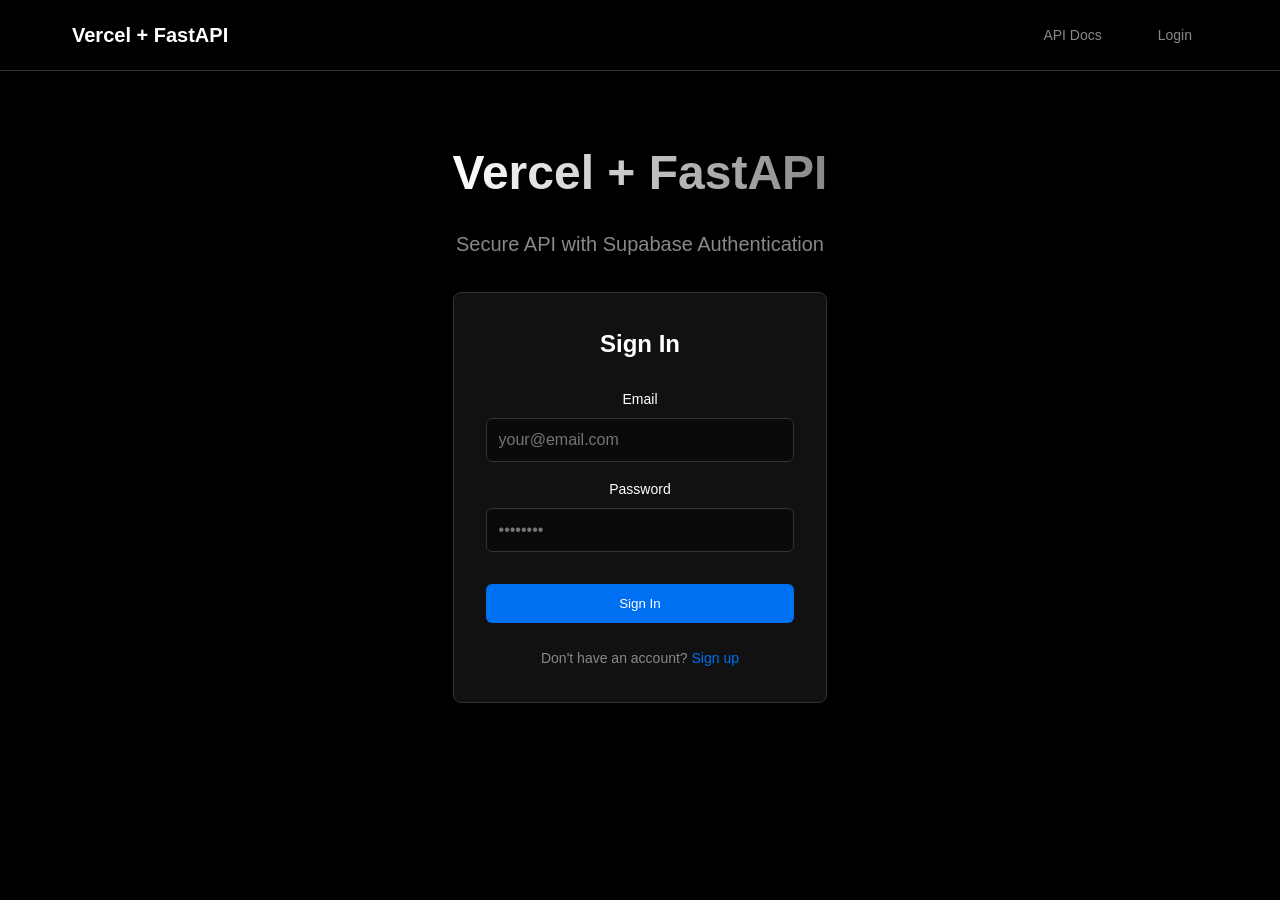
<file: index.html>
<!DOCTYPE html>
<html lang="en">
<head>
    <meta charset="UTF-8">
    <meta name="viewport" content="width=device-width, initial-scale=1.0">
    <title>Vercel + FastAPI</title>
    <link rel="icon" type="image/x-icon" href="/favicon.ico">
    <link rel="stylesheet" href="/styles.css">
</head>
<body>
    <header>
        <nav>
            <a href="/" class="logo">Vercel + FastAPI</a>
            <div class="nav-links">
                <a href="/docs">API Docs</a>
                <span id="user-info" style="display: none;">
                    <span id="user-email"></span>
                    <button id="logout-btn">Logout</button>
                </span>
                <a href="#" id="login-link" style="cursor: pointer;">Login</a>
            </div>
        </nav>
    </header>

    <main>
        <!-- Authentication Section (shown when not logged in) -->
        <div id="auth-section" class="hero">
            <h1>Vercel + FastAPI</h1>
            <p class="subtitle">Secure API with Supabase Authentication</p>

            <!-- Login Form -->
            <div id="login-form" class="form-container">
                <div class="form-box">
                    <h2>Sign In</h2>
                    <form id="login-form-element">
                        <div class="form-group">
                            <label for="login-email">Email</label>
                            <input type="email" id="login-email" placeholder="your@email.com" required>
                        </div>
                        <div class="form-group">
                            <label for="login-password">Password</label>
                            <input type="password" id="login-password" placeholder="••••••••" required>
                        </div>
                        <button type="submit" class="form-submit">Sign In</button>
                    </form>
                    <div class="form-footer">
                        Don't have an account? <a href="#" id="show-signup-btn">Sign up</a>
                    </div>
                </div>
            </div>

            <!-- Signup Form -->
            <div id="signup-form" class="form-container" style="display: none;">
                <div class="form-box">
                    <h2>Create Account</h2>
                    <form id="signup-form-element">
                        <div class="form-group">
                            <label for="signup-email">Email</label>
                            <input type="email" id="signup-email" placeholder="your@email.com" required>
                        </div>
                        <div class="form-group">
                            <label for="signup-password">Password</label>
                            <input type="password" id="signup-password" placeholder="••••••••" required>
                        </div>
                        <div class="form-group">
                            <label for="signup-confirm-password">Confirm Password</label>
                            <input type="password" id="signup-confirm-password" placeholder="••••••••" required>
                        </div>
                        <button type="submit" class="form-submit">Create Account</button>
                    </form>
                    <div class="form-footer">
                        Already have an account? <a href="#" id="show-login-btn">Sign in</a>
                    </div>
                </div>
            </div>
        </div>

        <!-- Protected Content (shown when logged in) -->
        <div id="protected-content" style="display: none; width: 100%;">
            <div class="hero">
                <h1>API Data</h1>
                <p class="subtitle">Authenticated access to your data</p>
            </div>

            <div id="error-message" class="error-message" style="max-width: 900px; margin-left: auto; margin-right: auto;"></div>

            <!-- Profile Details Section -->
            <div style="max-width: 900px; margin-left: auto; margin-right: auto; margin-bottom: 3rem;">
                <h2>Profile Details</h2>
                <div class="cards">
                    <div class="card">
                        <h3>Manage Profile</h3>
                        <p>Add or update your sensitive profile information.</p>
                        <form id="profile-details-form">
                            <input type="text" id="sensitive-part-input" placeholder="Enter your sensitive information" required>
                            <button type="submit" id="save-profile-details-btn" class="form-submit" style="width: 100%; margin-top: 0.5rem;">Save Profile</button>
                        </form>
                    </div>

                    <div class="card">
                        <h3>View Profile</h3>
                        <p>View your current profile details.</p>
                        <button id="view-profile-details-btn">View Profile →</button>
                    </div>
                </div>
                <div id="profile-details-display" style="display: none; max-width: 900px; margin-left: auto; margin-right: auto; margin-top: 1.5rem;"></div>
            </div>

            <h2 style="max-width: 900px; margin-left: auto; margin-right: auto;">API Data</h2>

            <div class="cards">
                <div class="card">
                    <h3>All Data</h3>
                    <p>Fetch all records from the sample table.</p>
                    <button id="fetch-all-data-btn">Fetch Data →</button>
                </div>

                <div class="card">
                    <h3>Specific Item</h3>
                    <p>Fetch a specific item by ID.</p>
                    <input type="number" id="item-id-input" placeholder="Enter item ID">
                    <button id="fetch-item-btn">Fetch Item →</button>
                </div>
            </div>

            <div id="data-display">
                <pre id="data-output"><code id="data-content"></code></pre>
                <div id="loading">Loading...</div>
            </div>
        </div>
    </main>

    <!-- Script imports - order matters -->
    <script src="/session.js"></script>
    <script src="/api.js"></script>
    <script src="/auth.js"></script>
    <script src="/ui.js"></script>
    <script src="/app.js"></script>
</body>
</html>
</file>
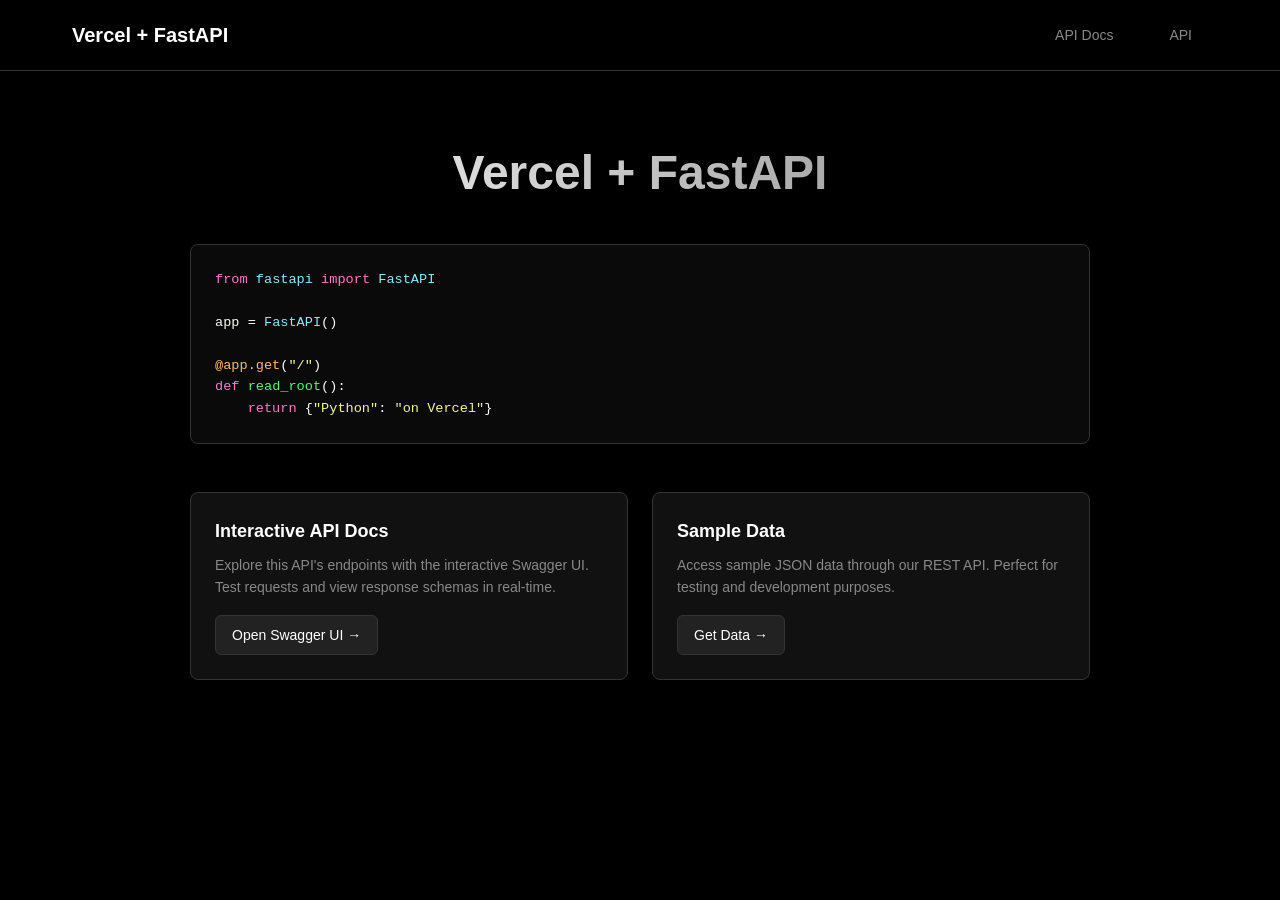
<file: public/index.html>
<!DOCTYPE html>
<html lang="en">
<head>
    <meta charset="UTF-8">
    <meta name="viewport" content="width=device-width, initial-scale=1.0">
    <title>Vercel + FastAPI</title>
    <link rel="icon" type="image/x-icon" href="/favicon.ico">
    <style>
        * {
            margin: 0;
            padding: 0;
            box-sizing: border-box;
        }
        
        body {
            font-family: -apple-system, BlinkMacSystemFont, 'Segoe UI', 'Roboto', 'Oxygen', 'Ubuntu', 'Cantarell', sans-serif;
            background-color: #000000;
            color: #ffffff;
            line-height: 1.6;
            min-height: 100vh;
            display: flex;
            flex-direction: column;
        }
        
        header {
            border-bottom: 1px solid #333333;
            padding: 0;
        }
        
        nav {
            max-width: 1200px;
            margin: 0 auto;
            display: flex;
            align-items: center;
            padding: 1rem 2rem;
            gap: 2rem;
        }
        
        .logo {
            font-size: 1.25rem;
            font-weight: 600;
            color: #ffffff;
            text-decoration: none;
        }
        
        .nav-links {
            display: flex;
            gap: 1.5rem;
            margin-left: auto;
        }
        
        .nav-links a {
            text-decoration: none;
            color: #888888;
            padding: 0.5rem 1rem;
            border-radius: 6px;
            transition: all 0.2s ease;
            font-size: 0.875rem;
            font-weight: 500;
        }
        
        .nav-links a:hover {
            color: #ffffff;
            background-color: #111111;
        }
        
        main {
            flex: 1;
            max-width: 1200px;
            margin: 0 auto;
            padding: 4rem 2rem;
            display: flex;
            flex-direction: column;
            align-items: center;
            text-align: center;
        }
        
        .hero {
            margin-bottom: 3rem;
        }
        
        .hero-code {
            margin-top: 2rem;
            width: 100%;
            max-width: 900px;
            display: grid;
            grid-template-columns: repeat(auto-fit, minmax(300px, 1fr));
        }
        
        .hero-code pre {
            background-color: #0a0a0a;
            border: 1px solid #333333;
            border-radius: 8px;
            padding: 1.5rem;
            text-align: left;
            grid-column: 1 / -1;
        }
        
        h1 {
            font-size: 3rem;
            font-weight: 700;
            margin-bottom: 1rem;
            background: linear-gradient(to right, #ffffff, #888888);
            -webkit-background-clip: text;
            -webkit-text-fill-color: transparent;
            background-clip: text;
        }
        
        .subtitle {
            font-size: 1.25rem;
            color: #888888;
            margin-bottom: 2rem;
            max-width: 600px;
        }
        
        .cards {
            display: grid;
            grid-template-columns: repeat(auto-fit, minmax(300px, 1fr));
            gap: 1.5rem;
            width: 100%;
            max-width: 900px;
        }
        
        .card {
            background-color: #111111;
            border: 1px solid #333333;
            border-radius: 8px;
            padding: 1.5rem;
            transition: all 0.2s ease;
            text-align: left;
        }
        
        .card:hover {
            border-color: #555555;
            transform: translateY(-2px);
        }
        
        .card h3 {
            font-size: 1.125rem;
            font-weight: 600;
            margin-bottom: 0.5rem;
            color: #ffffff;
        }
        
        .card p {
            color: #888888;
            font-size: 0.875rem;
            margin-bottom: 1rem;
        }
        
        .card a {
            display: inline-flex;
            align-items: center;
            color: #ffffff;
            text-decoration: none;
            font-size: 0.875rem;
            font-weight: 500;
            padding: 0.5rem 1rem;
            background-color: #222222;
            border-radius: 6px;
            border: 1px solid #333333;
            transition: all 0.2s ease;
        }
        
        .card a:hover {
            background-color: #333333;
            border-color: #555555;
        }
        
        .status-badge {
            display: inline-flex;
            align-items: center;
            gap: 0.5rem;
            background-color: #0070f3;
            color: #ffffff;
            padding: 0.25rem 0.75rem;
            border-radius: 20px;
            font-size: 0.75rem;
            font-weight: 500;
            margin-bottom: 2rem;
        }
        
        .status-dot {
            width: 6px;
            height: 6px;
            background-color: #00ff88;
            border-radius: 50%;
        }
        
        pre {
            background-color: #0a0a0a;
            border: 1px solid #333333;
            border-radius: 6px;
            padding: 1rem;
            overflow-x: auto;
            margin: 0;
        }
        
        code {
            font-family: 'SF Mono', Monaco, 'Cascadia Code', 'Roboto Mono', Consolas, 'Courier New', monospace;
            font-size: 0.85rem;
            line-height: 1.5;
            color: #ffffff;
        }
        
        /* Syntax highlighting */
        .keyword {
            color: #ff79c6;
        }
        
        .string {
            color: #f1fa8c;
        }
        
        .function {
            color: #50fa7b;
        }
        
        .class {
            color: #8be9fd;
        }
        
        .module {
            color: #8be9fd;
        }
        
        .variable {
            color: #f8f8f2;
        }
        
        .decorator {
            color: #ffb86c;
        }
        
        @media (max-width: 768px) {
            nav {
                padding: 1rem;
                flex-direction: column;
                gap: 1rem;
            }
            
            .nav-links {
                margin-left: 0;
            }
            
            main {
                padding: 2rem 1rem;
            }
            
            h1 {
                font-size: 2rem;
            }
            
            .hero-code {
                grid-template-columns: 1fr;
            }
            
            .cards {
                grid-template-columns: 1fr;
            }
        }
    </style>
</head>
<body>
    <header>
        <nav>
            <a href="/" class="logo">Vercel + FastAPI</a>
            <div class="nav-links">
                <a href="/docs">API Docs</a>
                <a href="/api/data">API</a>
            </div>
        </nav>
    </header>
    <main>
        <div class="hero">
            <h1>Vercel + FastAPI</h1>
            <div class="hero-code">
                <pre><code><span class="keyword">from</span> <span class="module">fastapi</span> <span class="keyword">import</span> <span class="class">FastAPI</span>

<span class="variable">app</span> = <span class="class">FastAPI</span>()

<span class="decorator">@app.get</span>(<span class="string">"/"</span>)
<span class="keyword">def</span> <span class="function">read_root</span>():
    <span class="keyword">return</span> {<span class="string">"Python"</span>: <span class="string">"on Vercel"</span>}</code></pre>
            </div>
        </div>
        
        <div class="cards">
            <div class="card">
                <h3>Interactive API Docs</h3>
                <p>Explore this API's endpoints with the interactive Swagger UI. Test requests and view response schemas in real-time.</p>
                <a href="/docs">Open Swagger UI →</a>
            </div>
            
            <div class="card">
                <h3>Sample Data</h3>
                <p>Access sample JSON data through our REST API. Perfect for testing and development purposes.</p>
                <a href="/api/data">Get Data →</a>
            </div>
            
        </div>
    </main>
</body>
</html>
</file>
<file: styles.css>
* {
    margin: 0;
    padding: 0;
    box-sizing: border-box;
}

body {
    font-family: -apple-system, BlinkMacSystemFont, 'Segoe UI', 'Roboto', 'Oxygen', 'Ubuntu', 'Cantarell', sans-serif;
    background-color: #000000;
    color: #ffffff;
    line-height: 1.6;
    min-height: 100vh;
    display: flex;
    flex-direction: column;
}

header {
    border-bottom: 1px solid #333333;
    padding: 0;
}

nav {
    max-width: 1200px;
    margin: 0 auto;
    display: flex;
    align-items: center;
    padding: 1rem 2rem;
    gap: 2rem;
    width: 100%;
}

.logo {
    font-size: 1.25rem;
    font-weight: 600;
    color: #ffffff;
    text-decoration: none;
}

.nav-links {
    display: flex;
    gap: 1.5rem;
    margin-left: auto;
    align-items: center;
}

.nav-links a {
    text-decoration: none;
    color: #888888;
    padding: 0.5rem 1rem;
    border-radius: 6px;
    transition: all 0.2s ease;
    font-size: 0.875rem;
    font-weight: 500;
    cursor: pointer;
}

.nav-links a:hover {
    color: #ffffff;
    background-color: #111111;
}

#user-info {
    display: flex;
    align-items: center;
    gap: 1rem;
}

#user-email {
    color: #888888;
}

#logout-btn {
    margin-left: 1rem;
    padding: 0.5rem 1rem;
    background-color: #222222;
    border: 1px solid #333333;
    border-radius: 6px;
    color: #ffffff;
    cursor: pointer;
    transition: all 0.2s ease;
    font-weight: 500;
}

#logout-btn:hover {
    background-color: #333333;
    border-color: #555555;
}

main {
    flex: 1;
    max-width: 1200px;
    margin: 0 auto;
    padding: 4rem 2rem;
    display: flex;
    flex-direction: column;
    align-items: center;
    text-align: center;
    width: 100%;
}

.hero {
    margin-bottom: 3rem;
}

h1 {
    font-size: 3rem;
    font-weight: 700;
    margin-bottom: 1rem;
    background: linear-gradient(to right, #ffffff, #888888);
    -webkit-background-clip: text;
    -webkit-text-fill-color: transparent;
    background-clip: text;
}

h2 {
    font-size: 1.5rem;
    margin-bottom: 1.5rem;
}

.subtitle {
    font-size: 1.25rem;
    color: #888888;
    margin-bottom: 2rem;
}

.cards {
    display: grid;
    grid-template-columns: repeat(auto-fit, minmax(300px, 1fr));
    gap: 1.5rem;
    width: 100%;
}

.card {
    background-color: #111111;
    border: 1px solid #333333;
    border-radius: 8px;
    padding: 1.5rem;
    transition: all 0.2s ease;
    text-align: left;
}

.card:hover {
    border-color: #555555;
    transform: translateY(-2px);
}

.card h3 {
    font-size: 1.125rem;
    font-weight: 600;
    margin-bottom: 0.5rem;
    color: #ffffff;
}

.card p {
    color: #888888;
    font-size: 0.875rem;
    margin-bottom: 1rem;
}

.card button {
    display: inline-flex;
    align-items: center;
    color: #ffffff;
    text-decoration: none;
    font-size: 0.875rem;
    font-weight: 500;
    padding: 0.5rem 1rem;
    background-color: #222222;
    border-radius: 6px;
    border: 1px solid #333333;
    transition: all 0.2s ease;
    cursor: pointer;
}

.card button:hover {
    background-color: #333333;
    border-color: #555555;
}

.card input {
    width: 100%;
    padding: 0.5rem;
    background-color: #0a0a0a;
    border: 1px solid #333333;
    border-radius: 6px;
    color: #ffffff;
    margin-bottom: 0.5rem;
    box-sizing: border-box;
    font-size: 0.875rem;
}

.form-container {
    width: 100%;
    max-width: 400px;
    margin: 0 auto;
}

.form-box {
    background-color: #111111;
    border: 1px solid #333333;
    border-radius: 8px;
    padding: 2rem;
}

form {
    display: flex;
    flex-direction: column;
    gap: 1rem;
}

.form-group {
    display: flex;
    flex-direction: column;
}

.form-group label {
    display: block;
    margin-bottom: 0.5rem;
    font-weight: 500;
    font-size: 0.875rem;
}

.form-group input {
    width: 100%;
    padding: 0.75rem;
    background-color: #0a0a0a;
    border: 1px solid #333333;
    border-radius: 6px;
    color: #ffffff;
    font-size: 1rem;
}

.form-group input:focus {
    outline: none;
    border-color: #0070f3;
}

.form-submit {
    padding: 0.75rem;
    background-color: #0070f3;
    border: none;
    border-radius: 6px;
    color: #ffffff;
    font-weight: 500;
    cursor: pointer;
    transition: all 0.2s ease;
    margin-top: 1rem;
}

.form-submit:hover {
    background-color: #0056b3;
}

.form-submit:disabled {
    background-color: #555555;
    cursor: not-allowed;
}

.form-footer {
    text-align: center;
    color: #888888;
    margin-top: 1.5rem;
    font-size: 0.875rem;
}

.form-footer a {
    color: #0070f3;
    text-decoration: none;
    cursor: pointer;
}

.form-footer a:hover {
    text-decoration: underline;
}

#data-display {
    width: 100%;
    max-width: 900px;
    margin: 2rem auto;
}

#data-output {
    background-color: #0a0a0a;
    border: 1px solid #333333;
    border-radius: 8px;
    padding: 1.5rem;
    display: none;
    overflow-x: auto;
}

code {
    font-family: 'SF Mono', Monaco, 'Cascadia Code', 'Roboto Mono', Consolas, 'Courier New', monospace;
    font-size: 0.85rem;
    line-height: 1.5;
    color: #ffffff;
    white-space: pre-wrap;
    word-wrap: break-word;
}

#loading {
    display: none;
    color: #888888;
    margin: 2rem 0;
}

.error-message {
    background-color: #3d0000;
    border: 1px solid #ff4444;
    color: #ff6666;
    padding: 1rem;
    border-radius: 6px;
    margin-bottom: 1rem;
    display: none;
}

.profile-details-card {
    background-color: #111111;
    border: 1px solid #333333;
    border-radius: 8px;
    padding: 1.5rem;
}

.detail-label {
    font-weight: 600;
    color: #ffffff;
    margin-bottom: 0.5rem;
    font-size: 0.875rem;
    text-transform: uppercase;
    letter-spacing: 0.05em;
}

.detail-value {
    background-color: #0a0a0a;
    padding: 1rem;
    border-radius: 6px;
    border: 1px solid #333333;
    color: #ffffff;
    word-wrap: break-word;
    margin-bottom: 1rem;
    font-family: 'SF Mono', Monaco, 'Cascadia Code', 'Roboto Mono', Consolas, 'Courier New', monospace;
    font-size: 0.9rem;
}

.detail-meta {
    font-size: 0.75rem;
    color: #666666;
}

@media (max-width: 768px) {
    nav {
        padding: 1rem;
        flex-direction: column;
        gap: 1rem;
    }

    .nav-links {
        margin-left: 0;
        flex-direction: column;
        width: 100%;
    }

    main {
        padding: 2rem 1rem;
    }

    h1 {
        font-size: 2rem;
    }

    .cards {
        grid-template-columns: 1fr;
    }

    .form-container {
        width: 100%;
        padding: 0 1rem;
    }
}
</file>
